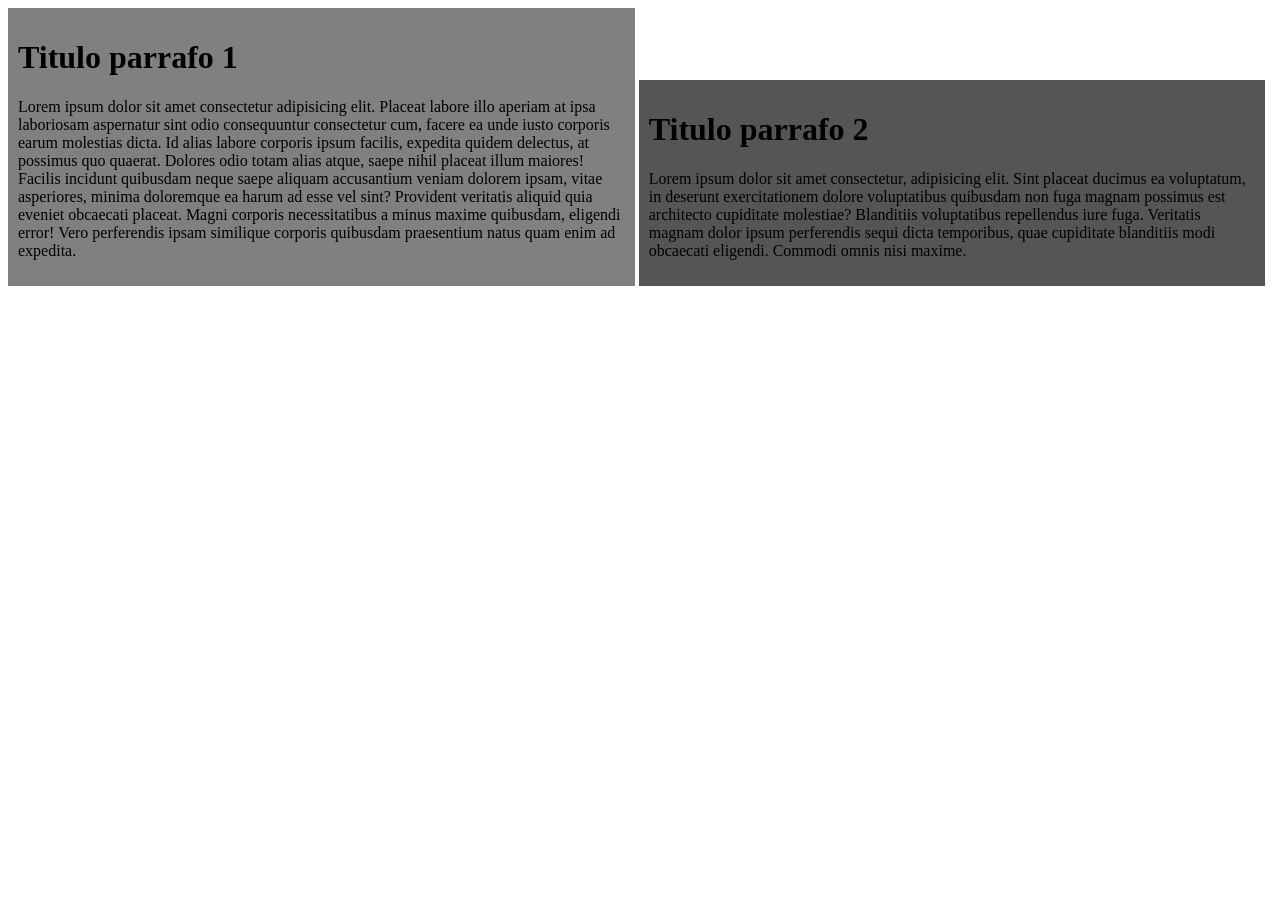
<file: Interfaces/cajasTexto.html>
<!DOCTYPE html>
<html lang="en">
<head>
    <meta charset="UTF-8">
    <meta name="viewport" content="width=device-width, initial-scale=1.0">
    <title>Document</title>
    <link rel="stylesheet" href="cajasTexto.css">
</head>
<body>
    <div class="caja1">
        <h1>Titulo parrafo 1</h1>
        <p>Lorem ipsum dolor sit amet consectetur adipisicing elit. Placeat labore illo aperiam at ipsa laboriosam aspernatur sint odio consequuntur consectetur cum, facere ea unde iusto corporis earum molestias dicta. Id alias labore corporis ipsum facilis, expedita quidem delectus, at possimus quo quaerat. Dolores odio totam alias atque, saepe nihil placeat illum maiores! Facilis incidunt quibusdam neque saepe aliquam accusantium veniam dolorem ipsam, vitae asperiores, minima doloremque ea harum ad esse vel sint? Provident veritatis aliquid quia eveniet obcaecati placeat. Magni corporis 
        necessitatibus a minus maxime quibusdam, eligendi error! Vero perferendis ipsam similique corporis quibusdam praesentium natus quam enim ad expedita.</p>
    </div>
    <div class="caja2">
        <h1>Titulo parrafo 2</h1>
        <p>Lorem ipsum dolor sit amet consectetur, adipisicing elit. Sint placeat ducimus ea voluptatum, in deserunt exercitationem dolore voluptatibus quibusdam non fuga magnam possimus est architecto cupiditate molestiae? Blanditiis voluptatibus repellendus iure fuga. Veritatis magnam dolor ipsum perferendis sequi dicta temporibus, quae cupiditate blanditiis modi obcaecati eligendi. Commodi omnis nisi maxime.</p>
    </div>
</body>
</html>
</file>
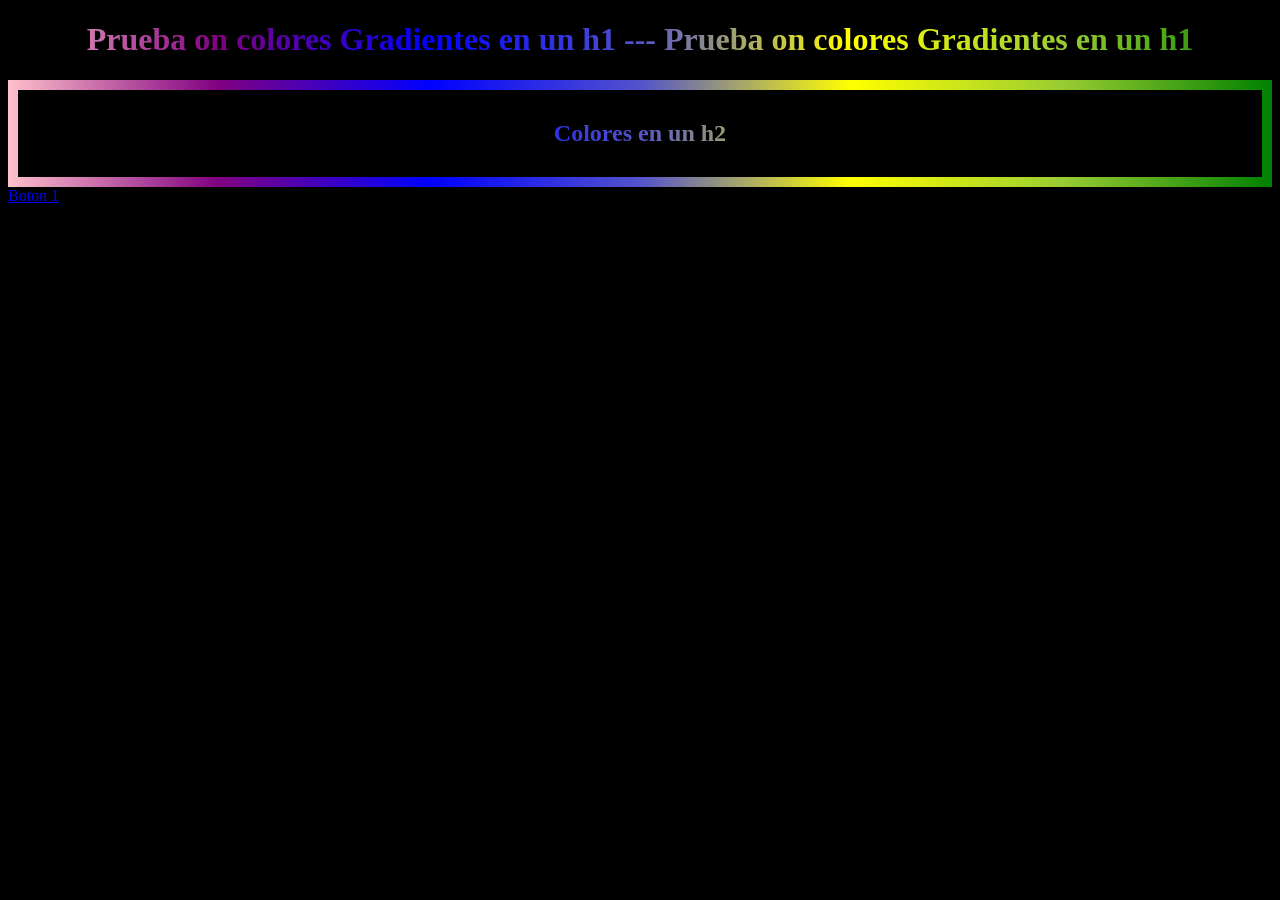
<file: Interfaces/gradient.html>
<!DOCTYPE html>
<html lang="en">
<head>
    <meta charset="UTF-8">
    <meta name="viewport" content="width=device-width, initial-scale=1.0">
    <title>Document</title>
    <link rel="stylesheet" href="gradient.css">
</head>
<body>
    <h1>Prueba on colores Gradientes en un h1 --- Prueba on colores Gradientes en un h1</h1>

    <main class="border">
        <div class="contenedor">
            <h2 class="texto">Colores en un h2</h2>
        </div>
    </main>

    <a href="#" class="boton">
        <span>Boton 1</span>
    </a>
</body>
</html>
</file>
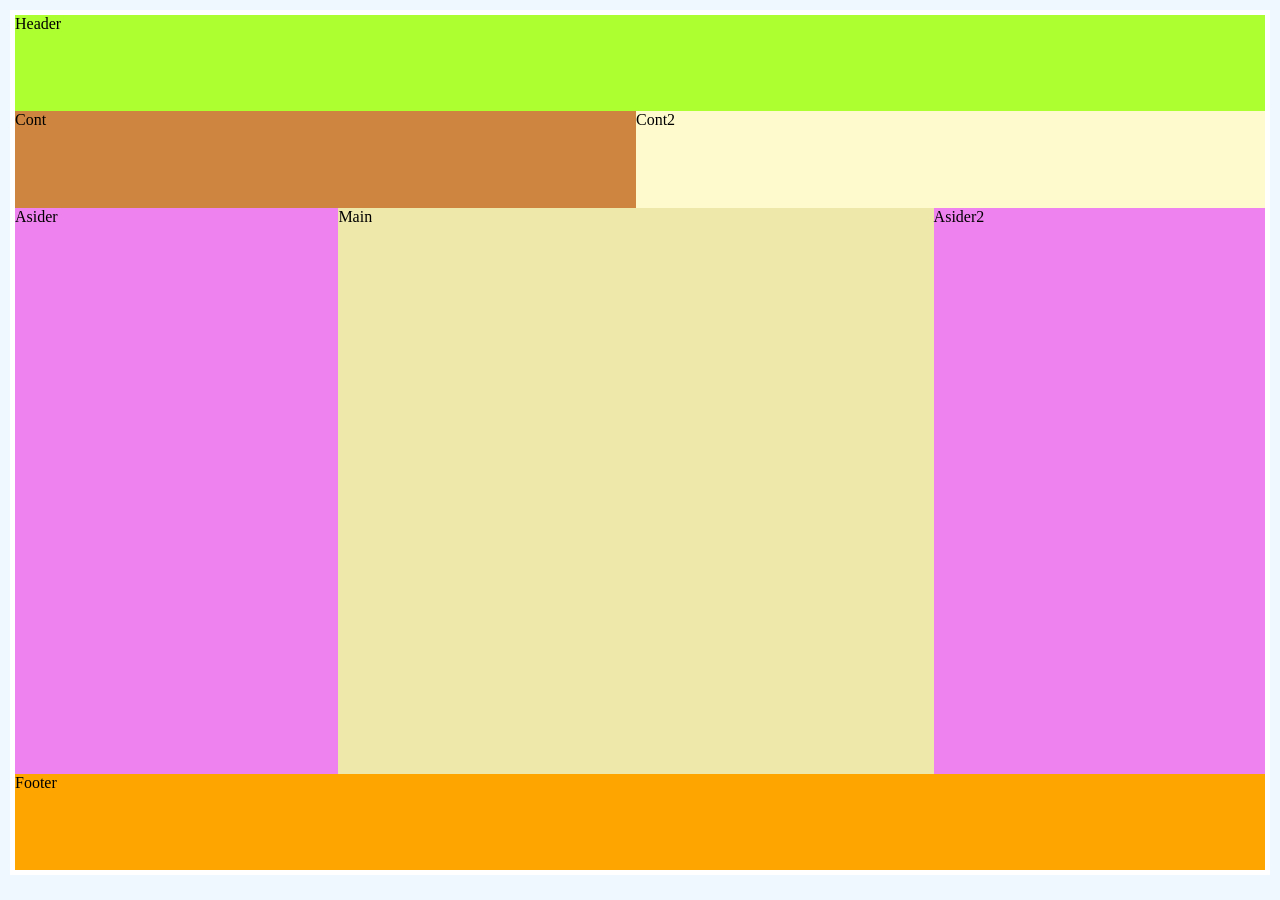
<file: Interfaces/practicaEstructura.html>
<!DOCTYPE html>
<html lang="en">
<head>
    <meta charset="UTF-8">
    <meta name="viewport" content="width=device-width, initial-scale=1.0">
    <title>Document</title>
    <link rel="stylesheet" href="practica.css">
</head>
<body>
    <div class="grid-container">
        <div class="grid-item grid-header">Header</div>
        <div class="grid-item grid-cont">Cont</div>
        <div class="grid-item grid-cont2">Cont2</div>
        <div class="grid-item grid-main">Main</div>
        <div class="grid-item grid-aside">Asider</div>
        <div class="grid-item grid-aside2">Asider2</div>
        <div class="grid-item grid-footer">Footer</div>
    </div>
</body>
</html>
</file>
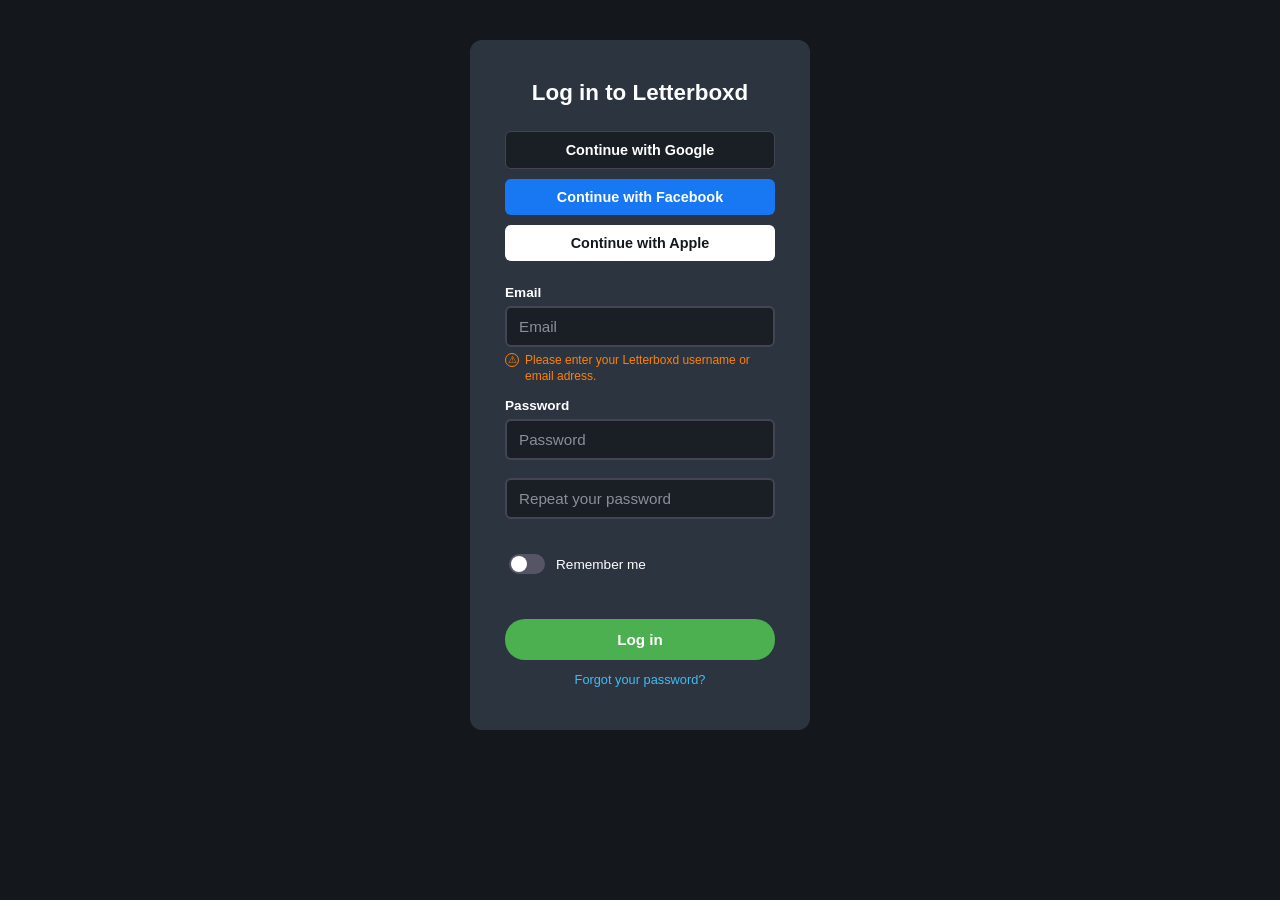
<file: Interfaces/PruebaApp/PruebaAccount.html>
<!DOCTYPE html>
<html lang="en">
<head>
    <link rel="stylesheet" href="PruebaAccount.css">
    <meta charset="UTF-8">
    <meta name="viewport" content="width=device-width, initial-scale=1.0">
    <title>Create Account</title>   
    
</head>
<body>
    <header>
        <nav>
            <ul>
                <!--IMAGEN LOGO QUE LLEVA AL INICIO-->
                <li><a href="PruebaSignIn.html"></a>Sign In</li>
                <li><a href="PruebaAccount.html"></a>Create Account</li>
                <li><a href="Films"></a>Films</li>
                <li><a href="Lists"></a>Lists</li>
                <li><a href="Members"></a>Members</li>
                <li><a href="Journal"></a>Journal</li>
                <!--BUSCADOR-->
            </ul>
        </nav>
    </header>

    <section>
        <!--LOGO-->
        <h2>Log in to Letterboxd</h2>
        <form action="/enviar" method="post">
            <!-- action /enviar = a dónde se envían los datos-->
            

                <button type="button" class="social-btn google">Continue with Google</button>
                <button type="button" class="social-btn facebook">Continue with Facebook</button>
                <button type="button" class="social-btn apple">Continue with Apple</button>

                <legend>Email</legend>
                <label for="identificador"></label>
                <input 
                    type="text" 
                    id="identificador" 
                    name="identificador" 
                    placeholder="Email"
                    autocomplete="username"
                    required
                >
                <div class="mensaje-error" id="errorIdentificador" hidden>
                    <span class="icono">⚠</span>
                    <span>Please enter your Letterboxd username or email adress.</span>
                </div>

                <legend>Password</legend>
                <label for="contraseña"></label>
                <input
                    type="password" 
                    id="password" 
                    name="password" 
                    placeholder="Password"
                    autocomplete="current-password"
                    required
                >
                <br>
                <label for="contraseña"></label>
                <input
                    type="password" 
                    id="password" 
                    name="password" 
                    placeholder="Repeat your password"
                    autocomplete="current-password"
                    required
                >
                
                <br>    
                <label class="remember">
                    <input type="checkbox" name="acepto" value="si" class="toggle">
                    Remember me
                </label>
                <br>
                <button type="submit">Log in</button>

                <p>Forgot your password?</p>
        </form>
    </section>
</body>
</html>
</file>
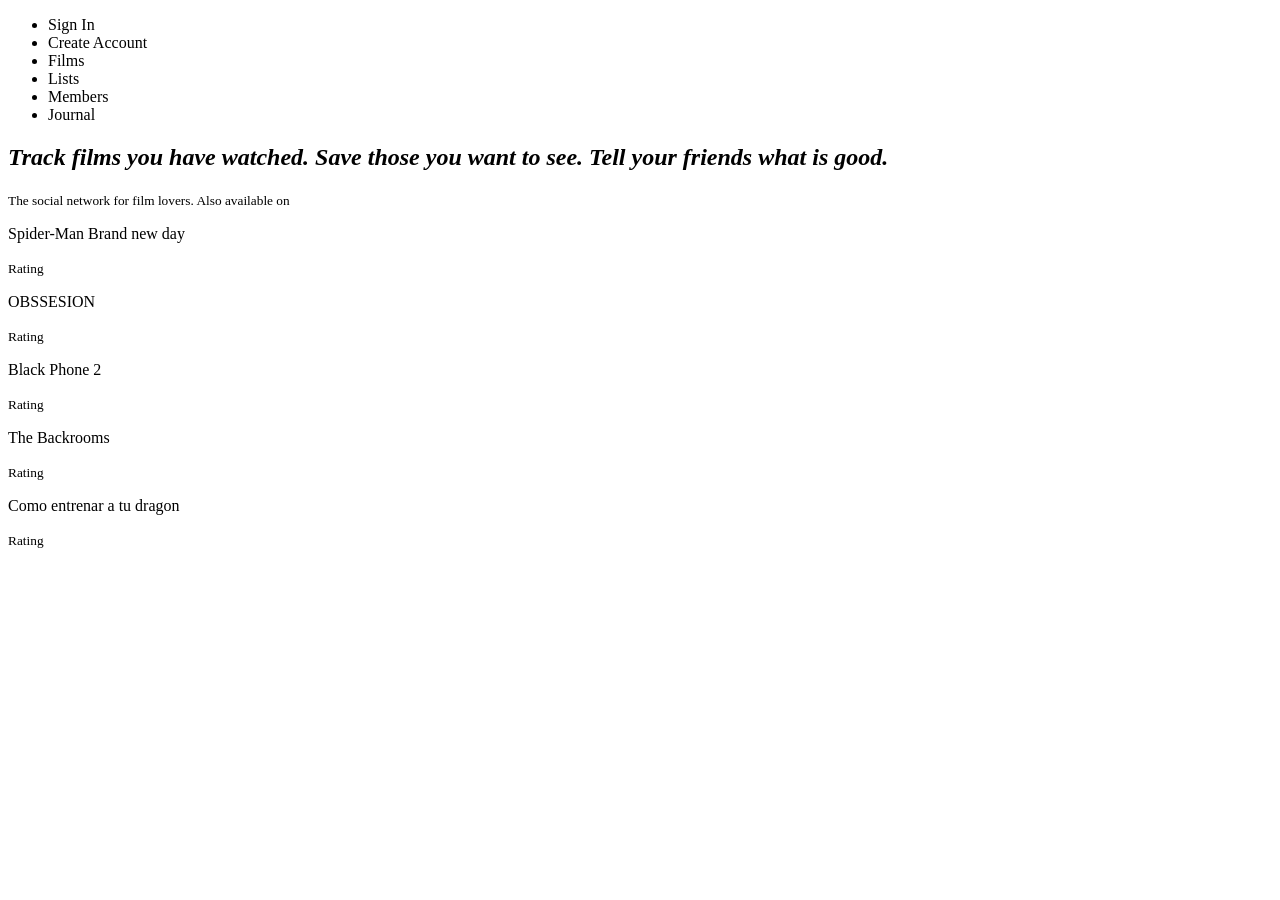
<file: Interfaces/PruebaApp/PruebaAppWeb.html>
<!DOCTYPE html>
<html lang="en">
<head>
    <meta charset="UTF-8">
    <meta name="viewport" content="width=device-width, initial-scale=1.0">
    <title>Letterboxd</title>
</head>
<body>
    <header>
        <nav>
            <ul>
                <!--IMAGEN LOGO QUE LLEVA AL INICIO-->
                <li><a href="PruebaSignIn.html"></a>Sign In</li>
                <li><a href="PruebaAccount.html"></a>Create Account</li>
                <li><a href="Films"></a>Films</li>
                <li><a href="Lists"></a>Lists</li>
                <li><a href="Members"></a>Members</li>
                <li><a href="Journal"></a>Journal</li>
                <!--BUSCADOR-->
            </ul>
        </nav>
    </header>
    <main>
        <h2><em>Track films you have watched.
            Save those you want to see.
            Tell your friends what is good.</em></h2>

             <!--BOTON GET START-->

            <p><small>The social network for film lovers. Also available on</small></p>

            <!--IMAGENES DE LOS POSTERS-->

            <p>Spider-Man
                Brand new day</p>

                <!--ESTRELLAS-->
            <p><small>Rating</small></p> <!--NUMERO DEL RATING-->

            <p>OBSSESION</p>

                <!--ESTRELLAS-->
            <p><small>Rating</small></p> <!--NUMERO DEL RATING-->

            <p>Black Phone 2</p>

                <!--ESTRELLAS-->
            <p><small>Rating</small></p> <!--NUMERO DEL RATING-->

            <p>The
                Backrooms</p>

                <!--ESTRELLAS-->
            <p><small>Rating</small></p> <!--NUMERO DEL RATING-->

            <p>Como entrenar 
                a tu dragon</p>

                <!--ESTRELLAS-->
            <p><small>Rating</small></p> <!--NUMERO DEL RATING-->


    </main>
</body>
</html>
</file>
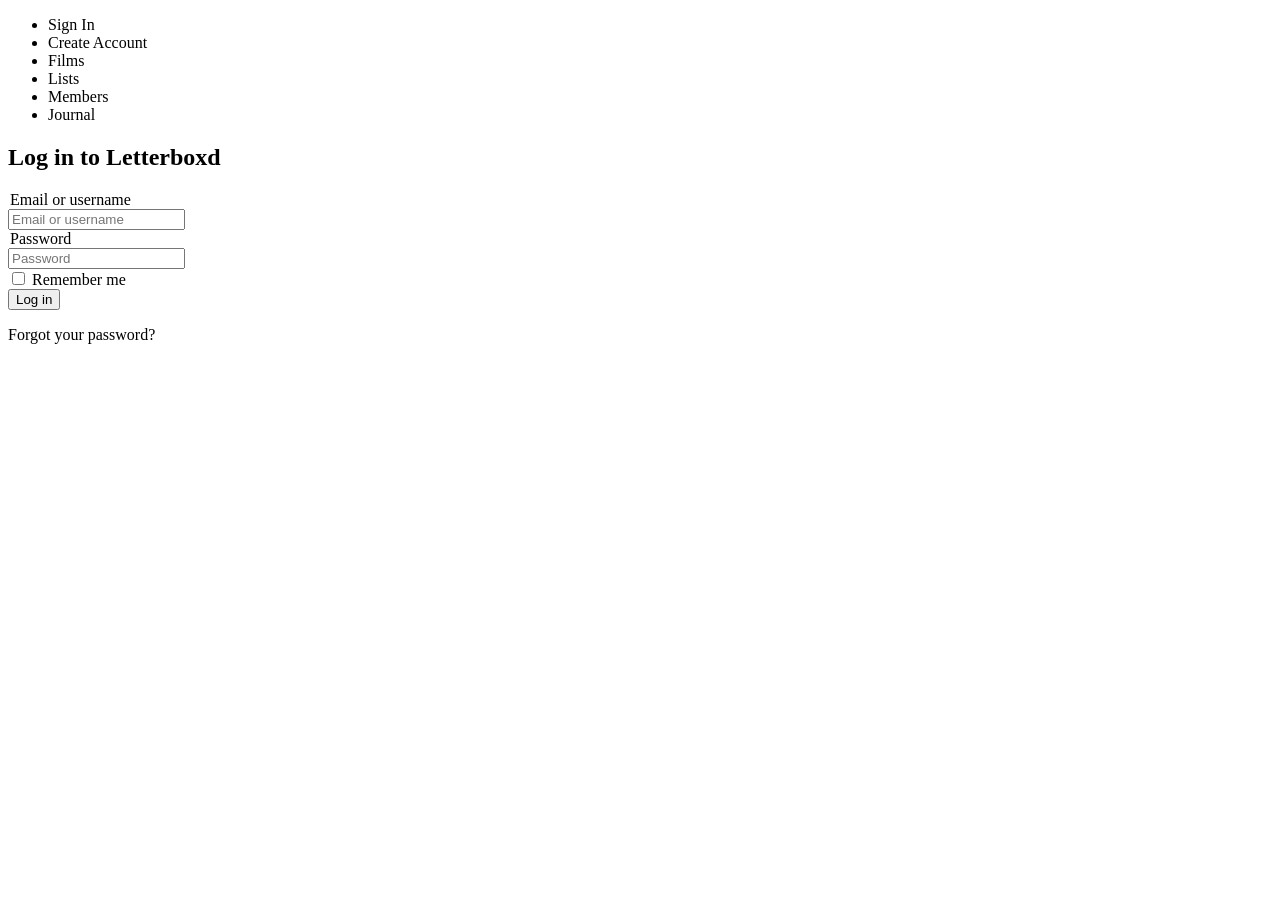
<file: Interfaces/PruebaApp/PruebaSignIn.html>
<!DOCTYPE html>
<html lang="en">
<head>
    <meta charset="UTF-8">
    <meta name="viewport" content="width=device-width, initial-scale=1.0">
    <title>Sign In</title>
</head>
<body>
    <header>
        <nav>
            <ul>
                <!--IMAGEN LOGO QUE LLEVA AL INICIO-->
                <li><a href="PruebaSignIn.html"></a>Sign In</li>
                <li><a href="Create_Account"></a>Create Account</li>
                <li><a href="Films"></a>Films</li>
                <li><a href="Lists"></a>Lists</li>
                <li><a href="Members"></a>Members</li>
                <li><a href="Journal"></a>Journal</li>
                <!--BUSCADOR-->
            </ul>
        </nav>
    </header>

    <section>
        <!--LOGO-->
        <h2>Log in to Letterboxd</h2>
        <form action="/enviar" method="post">
            <!-- action /enviar = a dónde se envían los datos-->
            

                <!--CONTINUE (REDES)-->

                <legend>Email or username</legend>
                <label for="identificador"></label>
                <input 
                    type="text" 
                    id="identificador" 
                    name="identificador" 
                    placeholder="Email or username"
                    autocomplete="username"
                    required
                >
                <div class="mensaje-error" id="errorIdentificador" hidden>
                    <span class="icono">⚠</span>
                    <span>Please enter your Letterboxd username or email adress.</span>
                </div>

                <legend>Password</legend>
                <label for="contraseña"></label>
                <input
                    type="password" 
                    id="password" 
                    name="password" 
                    placeholder="Password"
                    autocomplete="current-password"
                    required
                >
                <br>    
                <label>
                    <input type="checkbox" name="acepto" value="si">
                    Remember me
                </label>
                <br>
                <button type="submit">Log in</button>

                <p>Forgot your password?</p>
        </form>
    </section>
</body>
</html>
</file>
<file: Interfaces/cajasTexto.css>
.caja1{
    background-color: grey;
    padding: 10px;
    display: inline-block;
    width: 48%; 
}

.caja2{
    background-color: rgb(85, 85, 85);
    padding: 10px;
    display: inline-block;
    width: 48%; 
}

@media only screen and (max-width: 500px){
    div{
        display: block;
        width: 100%;
    }
}
</file>
<file: Interfaces/gradient.css>
body{
    background-color: black;
}

h1{
    background: linear-gradient(to right, pink, purple, blue, rgb(83, 83, 204), yellow, yellowgreen, green);
    background-clip: text;
    color: transparent;
    text-align: center;
}

.contenedor{
    background-color: black;
    padding: 10px;
    display: block;
    text-align: center;
}

.texto{
    background: linear-gradient(to right, pink, purple, blue, rgb(83, 83, 204), yellow, yellowgreen, green);
    background-clip: text;
    color: transparent;
}

.border{
    background: linear-gradient(to right, pink, purple, blue, rgb(83, 83, 204), yellow, yellowgreen, green);
    padding: 10px;
}

.boton:hover{
    transform: scale(1.05);
    box-shadow: 0 0 10px rgb(29, 146, 255);
}

.boton:hover span{
    background-color: #333;
}
</file>
<file: Interfaces/practica.css>
*{
    padding: 0;
    margin: 0;
}

body{
    background-color: aliceblue;
}

.grid-container{
    background-color: skyblue;
    margin: 10px;
    display: grid;
    grid-template-areas: 
    "header header header header"
    "cont cont cont2 cont2"
    "aside main main aside2"
    "aside main main aside2"
    "aside main main aside2"
    "aside main main aside2"
    "aside main main aside2"
    "aside main main aside2"
    "aside main main aside2"
    "footer footer footer footer";
    grid-template-rows: repeat(auto-fill lfr);
    height: 95vh;
    border: 5px solid white;
}

.grid-item{

}

.grid-header{
    background-color: greenyellow;
    grid-area: header;
}

.grid-cont{
    background-color: peru;
    grid-area: cont;
}

.grid-cont2{
    background-color: lemonchiffon;
    grid-area: cont2;
}

.grid-main{
    background-color: palegoldenrod;
    grid-area: main;
}

.grid-aside{
    background-color: violet;
    grid-area: aside;
}

.grid-aside2{
    background-color: violet;
    grid-area: aside2;
}

.grid-footer{
    background-color: orange;
    grid-area: footer;
}
</file>
<file: Interfaces/PruebaApp/PruebaAccount.css>
/* ============ RESET Y BASE ============ */
* {
  box-sizing: border-box;
}

body {
  background-color: #14181c; /* fondo oscuro general */
  font-family: Arial, Helvetica, sans-serif;
  margin: 0;
  padding: 40px 0;
  display: flex;
  justify-content: center;
}

/* ============ HEADER (barra superior) ============ */
header nav ul {
  display: none; 
  /* En la imagen el header no se ve porque el foco es la tarjeta de login;
     si luego quieres mostrar el menú, cambia esto a "display: flex" 
     y ajusta estilos aparte. */
}

/* ============ TARJETA DE LOGIN ============ */
section {
  background-color: #2c3440; /* gris azulado oscuro de la tarjeta */
  border-radius: 12px;
  padding: 30px 35px;
  width: 340px;
  color: white;
  text-align: center;
}

section h2 {
  font-size: 1.4rem;
  margin: 10px 0 25px;
}

/* ============ FORMULARIO ============ */
form {
  display: flex;
  flex-direction: column;
  text-align: left;
}

/* legend actúa aquí como las etiquetas "Email" / "Password" en negrita */
legend {
  font-weight: bold;
  font-size: 0.85rem;
  margin-top: 14px;
  margin-bottom: 6px;
  padding: 0;
}

/* ============ INPUTS DE TEXTO Y CONTRASEÑA ============ */
input[type="text"],
input[type="password"] {
  background-color: #1a1f26;
  border: 2px solid #445;
  border-radius: 6px;
  padding: 10px 12px;
  color: white;
  font-size: 0.95rem;
  width: 100%;
}

input[type="text"]::placeholder,
input[type="password"]::placeholder {
  color: #8a8f98;
}

/* Estado con foco: borde azul (como el campo Password en la imagen) */
input[type="text"]:focus,
input[type="password"]:focus {
  outline: none;
  border-color: #40bcf4;
}

/* Estado de error: borde naranja (como el campo Email en la imagen) */
input.invalido {
  border-color: #ff8000;
}

/* ============ MENSAJE DE ERROR ============ */
.mensaje-error {
  display: flex;
  align-items: flex-start;
  gap: 6px;
  color: #ff8000;
  font-size: 0.75rem;
  margin-top: 6px;
  line-height: 1.3;
}

.mensaje-error .icono {
  border: 1px solid #ff8000;
  border-radius: 50%;
  width: 14px;
  height: 14px;
  min-width: 14px;
  display: flex;
  align-items: center;
  justify-content: center;
  font-size: 0.6rem;
}

/* ============ BOTONES "CONTINUE WITH..." ============ */
.social-btn {
  display: flex;
  align-items: center;
  justify-content: center;
  gap: 10px;
  width: 100%;
  padding: 10px;
  border-radius: 6px;
  border: none;
  font-weight: bold;
  font-size: 0.9rem;
  cursor: pointer;
  margin-bottom: 10px;
}

.social-btn.google {
  background-color: #1a1f26;
  color: white;
  border: 1px solid #445;
}

.social-btn.facebook {
  background-color: #1877f2;
  color: white;
}

.social-btn.apple {
  background-color: white;
  color: #14181c;
}

/* ============ CHECKBOX "REMEMBER ME" COMO TOGGLE ============ */
.remember {
  display: flex;
  align-items: center;
  gap: 8px;
  margin: 14px 0;
  font-size: 0.85rem;
}

/* Truco: ocultamos el checkbox real y dibujamos un interruptor con ::before */
.toggle {
  position: relative;
  width: 36px;
  height: 20px;
  appearance: none;
  background-color: #556;
  border-radius: 20px;
  cursor: pointer;
  outline: none;
  transition: background-color 0.2s;
}

.toggle:checked {
  background-color: #4caf50; /* verde cuando está activado */
}

.toggle::before {
  content: "";
  position: absolute;
  top: 2px;
  left: 2px;
  width: 16px;
  height: 16px;
  background-color: white;
  border-radius: 50%;
  transition: left 0.2s;
}

.toggle:checked::before {
  left: 18px; /* mueve el círculo a la derecha cuando está activado */
}

/* ============ BOTÓN "LOG IN" ============ */
button[type="submit"] {
  background-color: #4caf50; /* verde característico de Letterboxd */
  color: white;
  border: none;
  border-radius: 20px;
  padding: 12px;
  font-weight: bold;
  font-size: 0.95rem;
  cursor: pointer;
  margin-top: 10px;
}

button[type="submit"]:hover {
  background-color: #43a047;
}

/* ============ ENLACE "FORGOT YOUR PASSWORD?" ============ */
p {
  text-align: center;
  font-size: 0.8rem;
  margin-top: 12px;
}

p a, p {
  color: #40bcf4;
  cursor: pointer;
}
</file>
